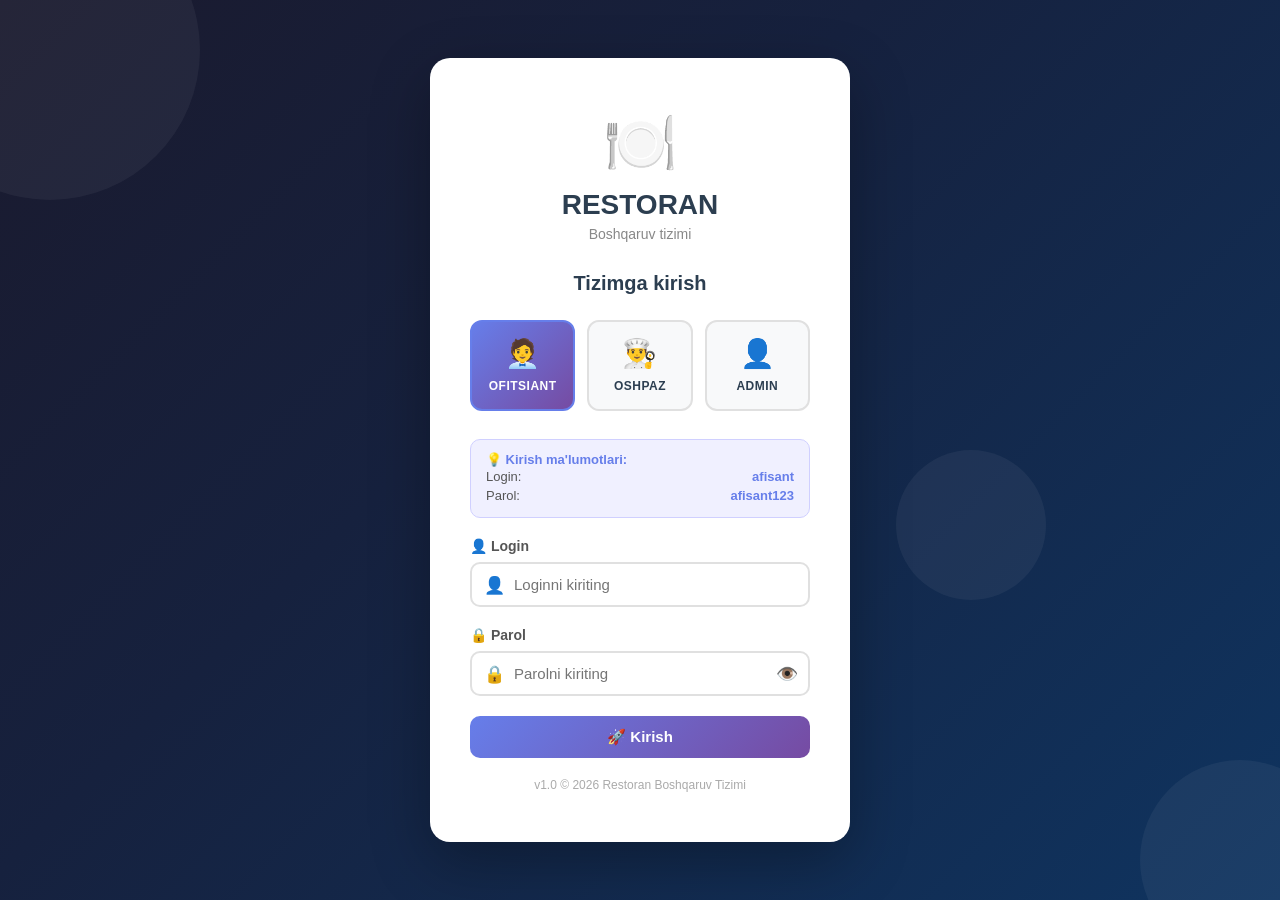
<file: index.html>
<!DOCTYPE html>
<html lang="uz">
<head>
    <meta charset="UTF-8">
    <meta name="viewport" content="width=device-width, initial-scale=1.0">
    <title>Restoran - Kirish</title>
    <link rel="stylesheet" href="style.css">
    <style>
        .login-cards {
            display: grid;
            grid-template-columns: repeat(3, 1fr);
            gap: 12px;
            margin-bottom: 28px;
        }
        .role-card {
            border: 2px solid #e0e0e0;
            border-radius: 12px;
            padding: 15px 10px;
            text-align: center;
            cursor: pointer;
            transition: all 0.3s;
            background: #f8f9fa;
        }
        .role-card:hover {
            border-color: #667eea;
            background: #f0f0ff;
            transform: translateY(-2px);
        }
        .role-card.active {
            border-color: #667eea;
            background: linear-gradient(135deg, #667eea, #764ba2);
            color: white;
        }
        .role-card .role-emoji {
            font-size: 28px;
            display: block;
            margin-bottom: 6px;
        }
        .role-card .role-name {
            font-size: 12px;
            font-weight: 700;
            text-transform: uppercase;
            letter-spacing: 0.5px;
        }
        .demo-hint {
            background: #f0f0ff;
            border: 1px solid #d0d0ff;
            border-radius: 10px;
            padding: 12px 15px;
            margin-bottom: 20px;
            font-size: 13px;
            color: #555;
        }
        .demo-hint strong {
            color: #667eea;
        }
        .demo-hint .hint-row {
            display: flex;
            justify-content: space-between;
            padding: 2px 0;
        }
        .version-tag {
            text-align: center;
            margin-top: 20px;
            font-size: 12px;
            color: #aaa;
        }
        .input-icon-wrap {
            position: relative;
        }
        .input-icon-wrap .field-icon {
            position: absolute;
            left: 14px;
            top: 50%;
            transform: translateY(-50%);
            font-size: 17px;
            pointer-events: none;
        }
        .input-icon-wrap input {
            padding-left: 42px;
        }
        .show-pass-btn {
            position: absolute;
            right: 12px;
            top: 50%;
            transform: translateY(-50%);
            background: none;
            border: none;
            cursor: pointer;
            font-size: 18px;
            color: #888;
        }
        .login-page-bg {
            background: linear-gradient(135deg, #1a1a2e 0%, #16213e 40%, #0f3460 100%);
        }
        .floating-shapes {
            position: fixed;
            top: 0; left: 0;
            width: 100%; height: 100%;
            pointer-events: none;
            overflow: hidden;
            z-index: 0;
        }
        .shape {
            position: absolute;
            border-radius: 50%;
            opacity: 0.05;
            background: white;
            animation: float 8s ease-in-out infinite;
        }
        .shape:nth-child(1) { width: 300px; height: 300px; top: -100px; left: -100px; animation-delay: 0s; }
        .shape:nth-child(2) { width: 200px; height: 200px; bottom: -60px; right: -60px; animation-delay: 2s; }
        .shape:nth-child(3) { width: 150px; height: 150px; top: 50%; left: 70%; animation-delay: 4s; }
        @keyframes float {
            0%, 100% { transform: translateY(0) rotate(0deg); }
            50% { transform: translateY(-20px) rotate(10deg); }
        }
        .login-container {
            position: relative;
            z-index: 1;
        }
    </style>
</head>
<body class="login-page login-page-bg">
    <div class="floating-shapes">
        <div class="shape"></div>
        <div class="shape"></div>
        <div class="shape"></div>
    </div>

    <div class="login-container">
        <div class="login-logo">
            <span class="logo-icon">🍽️</span>
            <h1>RESTORAN</h1>
            <p>Boshqaruv tizimi</p>
        </div>

        <div class="login-form">
            <h2>Tizimga kirish</h2>

            <!-- Rol tanlash -->
            <div class="login-cards">
                <div class="role-card active" onclick="selectRole('waiter', this)">
                    <span class="role-emoji">🧑‍💼</span>
                    <span class="role-name">Ofitsiant</span>
                </div>
                <div class="role-card" onclick="selectRole('chef', this)">
                    <span class="role-emoji">👨‍🍳</span>
                    <span class="role-name">Oshpaz</span>
                </div>
                <div class="role-card" onclick="selectRole('admin', this)">
                    <span class="role-emoji">👤</span>
                    <span class="role-name">Admin</span>
                </div>
            </div>

            <!-- Demo ma'lumotlar -->
            <div class="demo-hint" id="demoHint">
                <strong>💡 Kirish ma'lumotlari:</strong>
                <div class="hint-row"><span>Login:</span> <strong id="hintUser">afisant</strong></div>
                <div class="hint-row"><span>Parol:</span> <strong id="hintPass">afisant123</strong></div>
            </div>

            <!-- Xato xabari -->
            <div class="error-msg" id="errorMsg">
                ❌ Login yoki parol noto'g'ri!
            </div>

            <!-- Login form -->
            <div class="form-group">
                <label>👤 Login</label>
                <div class="input-icon-wrap">
                    <span class="field-icon">👤</span>
                    <input type="text" id="username" placeholder="Loginni kiriting" autocomplete="off">
                </div>
            </div>
            <div class="form-group">
                <label>🔒 Parol</label>
                <div class="input-icon-wrap">
                    <span class="field-icon">🔒</span>
                    <input type="password" id="password" placeholder="Parolni kiriting" id="passInput">
                    <button class="show-pass-btn" onclick="togglePass()" type="button" title="Ko'rsatish">👁️</button>
                </div>
            </div>

            <button class="btn btn-primary" onclick="doLogin()" id="loginBtn">
                🚀 Kirish
            </button>
        </div>

        <div class="version-tag">v1.0 © 2026 Restoran Boshqaruv Tizimi</div>
    </div>

    <script src="data.js"></script>
    <script>
        let selectedRole = 'waiter';

        const roleHints = {
            waiter: { user: 'afisant', pass: 'afisant123' },
            chef:   { user: 'oshpaz',  pass: 'oshpaz123'  },
            admin:  { user: 'admin',   pass: 'admin123'   }
        };

        // Agar allaqachon login qilingan bo'lsa, redirect
        window.onload = function() {
            const user = getCurrentUser();
            if (user) redirectUser(user.role);

            // Enter tugmasi
            document.getElementById('password').addEventListener('keydown', function(e) {
                if (e.key === 'Enter') doLogin();
            });
            document.getElementById('username').addEventListener('keydown', function(e) {
                if (e.key === 'Enter') doLogin();
            });
        };

        function selectRole(role, el) {
            selectedRole = role;
            document.querySelectorAll('.role-card').forEach(c => c.classList.remove('active'));
            el.classList.add('active');

            // Hint yangilash
            document.getElementById('hintUser').textContent = roleHints[role].user;
            document.getElementById('hintPass').textContent = roleHints[role].pass;

            // Inputlarni to'ldirish
            document.getElementById('username').value = '';
            document.getElementById('password').value = '';
            document.getElementById('errorMsg').classList.remove('show');
        }

        function togglePass() {
            const inp = document.getElementById('password');
            inp.type = inp.type === 'password' ? 'text' : 'password';
        }

        function doLogin() {
            const username = document.getElementById('username').value.trim();
            const password = document.getElementById('password').value.trim();
            const errorMsg = document.getElementById('errorMsg');
            const btn = document.getElementById('loginBtn');

            if (!username || !password) {
                errorMsg.textContent = '⚠️ Login va parolni to\'ldiring!';
                errorMsg.classList.add('show');
                return;
            }

            // Foydalanuvchini topish
            let foundUser = null;
            for (const key in USERS) {
                const u = USERS[key];
                if (u.username === username && u.password === password) {
                    foundUser = u;
                    break;
                }
            }

            if (!foundUser) {
                errorMsg.textContent = '❌ Login yoki parol noto\'g\'ri!';
                errorMsg.classList.add('show');
                document.getElementById('password').value = '';
                return;
            }

            // Muvaffaqiyatli kirish
            errorMsg.classList.remove('show');
            btn.textContent = '✅ Kirилmoqda...';
            btn.disabled = true;

            setCurrentUser(foundUser);

            setTimeout(() => {
                redirectUser(foundUser.role);
            }, 600);
        }

        function redirectUser(role) {
            if (role === 'waiter') window.location.href = 'ofitsiant.html';
            else if (role === 'chef') window.location.href = 'oshpaz.html';
            else if (role === 'admin') window.location.href = 'admin.html';
        }
    </script>
</body>
</html>
</file>
<file: style.css>
/* ===== ASOSIY STILLAR ===== */
* {
    margin: 0;
    padding: 0;
    box-sizing: border-box;
}

:root {
    --primary: #e74c3c;
    --primary-dark: #c0392b;
    --secondary: #2c3e50;
    --accent: #f39c12;
    --success: #27ae60;
    --warning: #f39c12;
    --danger: #e74c3c;
    --light: #ecf0f1;
    --white: #ffffff;
    --shadow: 0 4px 20px rgba(0,0,0,0.15);
    --radius: 12px;
}

body {
    font-family: 'Segoe UI', Tahoma, Geneva, Verdana, sans-serif;
    background: #f5f6fa;
    color: #2c3e50;
    min-height: 100vh;
}

/* ===== LOGIN SAHIFASI ===== */
.login-page {
    min-height: 100vh;
    background: linear-gradient(135deg, #667eea 0%, #764ba2 100%);
    display: flex;
    align-items: center;
    justify-content: center;
    padding: 20px;
}

.login-container {
    background: white;
    border-radius: 20px;
    padding: 50px 40px;
    width: 100%;
    max-width: 420px;
    box-shadow: 0 20px 60px rgba(0,0,0,0.3);
}

.login-logo {
    text-align: center;
    margin-bottom: 30px;
}

.login-logo .logo-icon {
    font-size: 60px;
    display: block;
    margin-bottom: 10px;
}

.login-logo h1 {
    font-size: 28px;
    font-weight: 700;
    color: var(--secondary);
}

.login-logo p {
    color: #888;
    font-size: 14px;
    margin-top: 5px;
}

.login-form h2 {
    font-size: 20px;
    margin-bottom: 25px;
    color: var(--secondary);
    text-align: center;
}

.form-group {
    margin-bottom: 20px;
}

.form-group label {
    display: block;
    font-weight: 600;
    margin-bottom: 8px;
    color: #555;
    font-size: 14px;
}

.form-group input, .form-group select, .form-group textarea {
    width: 100%;
    padding: 12px 16px;
    border: 2px solid #e0e0e0;
    border-radius: 10px;
    font-size: 15px;
    transition: border-color 0.3s;
    outline: none;
    font-family: inherit;
}

.form-group input:focus, .form-group select:focus, .form-group textarea:focus {
    border-color: #667eea;
}

.btn {
    display: inline-flex;
    align-items: center;
    justify-content: center;
    gap: 8px;
    padding: 12px 24px;
    border: none;
    border-radius: 10px;
    font-size: 15px;
    font-weight: 600;
    cursor: pointer;
    transition: all 0.3s;
    text-decoration: none;
    font-family: inherit;
}

.btn-primary {
    background: linear-gradient(135deg, #667eea, #764ba2);
    color: white;
    width: 100%;
}

.btn-primary:hover {
    transform: translateY(-2px);
    box-shadow: 0 8px 25px rgba(102,126,234,0.4);
}

.btn-success {
    background: var(--success);
    color: white;
}

.btn-success:hover {
    background: #229954;
    transform: translateY(-2px);
}

.btn-warning {
    background: var(--warning);
    color: white;
}

.btn-warning:hover {
    background: #e67e22;
    transform: translateY(-2px);
}

.btn-danger {
    background: var(--danger);
    color: white;
}

.btn-danger:hover {
    background: var(--primary-dark);
    transform: translateY(-2px);
}

.btn-secondary {
    background: #95a5a6;
    color: white;
}

.btn-secondary:hover {
    background: #7f8c8d;
}

.btn-sm {
    padding: 7px 14px;
    font-size: 13px;
}

.error-msg {
    background: #ffe0e0;
    color: #c0392b;
    padding: 10px 15px;
    border-radius: 8px;
    margin-bottom: 15px;
    font-size: 14px;
    display: none;
}

.error-msg.show {
    display: block;
}

/* ===== PANEL LAYOUT ===== */
.panel-layout {
    display: flex;
    min-height: 100vh;
}

/* ===== SIDEBAR ===== */
.sidebar {
    width: 260px;
    background: var(--secondary);
    color: white;
    display: flex;
    flex-direction: column;
    position: fixed;
    top: 0;
    left: 0;
    height: 100vh;
    z-index: 100;
    transition: transform 0.3s;
}

.sidebar-header {
    padding: 25px 20px;
    border-bottom: 1px solid rgba(255,255,255,0.1);
    text-align: center;
}

.sidebar-header .logo {
    font-size: 36px;
    display: block;
    margin-bottom: 8px;
}

.sidebar-header h2 {
    font-size: 18px;
    font-weight: 700;
}

.sidebar-header .role-badge {
    display: inline-block;
    padding: 4px 12px;
    border-radius: 20px;
    font-size: 12px;
    font-weight: 600;
    margin-top: 8px;
}

.role-waiter { background: #3498db; }
.role-chef { background: #e67e22; }
.role-admin { background: #9b59b6; }

.sidebar-nav {
    flex: 1;
    padding: 20px 0;
    overflow-y: auto;
}

.sidebar-nav a {
    display: flex;
    align-items: center;
    gap: 12px;
    padding: 13px 20px;
    color: rgba(255,255,255,0.7);
    text-decoration: none;
    transition: all 0.3s;
    font-size: 15px;
    cursor: pointer;
}

.sidebar-nav a:hover, .sidebar-nav a.active {
    background: rgba(255,255,255,0.1);
    color: white;
    border-left: 4px solid var(--accent);
    padding-left: 16px;
}

.sidebar-nav a .nav-icon {
    font-size: 20px;
    min-width: 24px;
    text-align: center;
}

.sidebar-footer {
    padding: 15px 20px;
    border-top: 1px solid rgba(255,255,255,0.1);
}

.user-info {
    display: flex;
    align-items: center;
    gap: 10px;
    margin-bottom: 12px;
}

.user-avatar {
    width: 40px;
    height: 40px;
    border-radius: 50%;
    display: flex;
    align-items: center;
    justify-content: center;
    font-size: 20px;
    background: rgba(255,255,255,0.15);
}

.user-details .name {
    font-weight: 600;
    font-size: 14px;
}

.user-details .role {
    font-size: 12px;
    color: rgba(255,255,255,0.6);
}

.btn-logout {
    width: 100%;
    padding: 10px;
    background: rgba(255,255,255,0.1);
    color: white;
    border: 1px solid rgba(255,255,255,0.2);
    border-radius: 8px;
    cursor: pointer;
    font-size: 14px;
    font-family: inherit;
    transition: background 0.3s;
}

.btn-logout:hover {
    background: rgba(231,76,60,0.5);
}

/* ===== MAIN CONTENT ===== */
.main-content {
    margin-left: 260px;
    flex: 1;
    display: flex;
    flex-direction: column;
    min-height: 100vh;
}

.top-bar {
    background: white;
    padding: 15px 30px;
    display: flex;
    align-items: center;
    justify-content: space-between;
    box-shadow: 0 2px 10px rgba(0,0,0,0.08);
    position: sticky;
    top: 0;
    z-index: 50;
}

.top-bar h1 {
    font-size: 22px;
    font-weight: 700;
    color: var(--secondary);
}

.top-bar-right {
    display: flex;
    align-items: center;
    gap: 15px;
}

.notification-bell {
    position: relative;
    cursor: pointer;
    font-size: 24px;
}

.notif-count {
    position: absolute;
    top: -5px;
    right: -5px;
    background: var(--danger);
    color: white;
    width: 18px;
    height: 18px;
    border-radius: 50%;
    font-size: 11px;
    font-weight: 700;
    display: flex;
    align-items: center;
    justify-content: center;
}

.page-content {
    padding: 30px;
    flex: 1;
}

/* ===== SAHIFALAR ===== */
.page-section {
    display: none;
}

.page-section.active {
    display: block;
}

/* ===== KARTALAR ===== */
.stats-grid {
    display: grid;
    grid-template-columns: repeat(auto-fit, minmax(200px, 1fr));
    gap: 20px;
    margin-bottom: 30px;
}

.stat-card {
    background: white;
    border-radius: var(--radius);
    padding: 25px;
    box-shadow: var(--shadow);
    display: flex;
    align-items: center;
    gap: 15px;
    transition: transform 0.3s;
}

.stat-card:hover {
    transform: translateY(-4px);
}

.stat-icon {
    width: 60px;
    height: 60px;
    border-radius: 12px;
    display: flex;
    align-items: center;
    justify-content: center;
    font-size: 28px;
}

.stat-icon.blue { background: #ebf5fb; }
.stat-icon.green { background: #eafaf1; }
.stat-icon.orange { background: #fef9e7; }
.stat-icon.purple { background: #f5eef8; }
.stat-icon.red { background: #fdedec; }

.stat-info .value {
    font-size: 28px;
    font-weight: 800;
    color: var(--secondary);
    line-height: 1;
}

.stat-info .label {
    font-size: 13px;
    color: #888;
    margin-top: 4px;
}

/* ===== CARD ===== */
.card {
    background: white;
    border-radius: var(--radius);
    box-shadow: var(--shadow);
    overflow: hidden;
    margin-bottom: 25px;
}

.card-header {
    padding: 18px 25px;
    border-bottom: 1px solid #f0f0f0;
    display: flex;
    align-items: center;
    justify-content: space-between;
}

.card-header h3 {
    font-size: 17px;
    font-weight: 700;
    color: var(--secondary);
}

.card-body {
    padding: 25px;
}

/* ===== MENU GRID ===== */
.menu-grid {
    display: grid;
    grid-template-columns: repeat(auto-fill, minmax(180px, 1fr));
    gap: 15px;
}

.menu-item-card {
    background: #f8f9fa;
    border: 2px solid #e9ecef;
    border-radius: 12px;
    padding: 15px;
    text-align: center;
    cursor: pointer;
    transition: all 0.3s;
    position: relative;
}

.menu-item-card:hover {
    border-color: #667eea;
    background: #f0f0ff;
    transform: translateY(-3px);
}

.menu-item-card.selected {
    border-color: #667eea;
    background: #ededff;
}

.menu-item-card .item-emoji {
    font-size: 40px;
    display: block;
    margin-bottom: 8px;
}

.menu-item-card .item-name {
    font-weight: 700;
    font-size: 14px;
    color: var(--secondary);
    margin-bottom: 4px;
}

.menu-item-card .item-price {
    font-weight: 700;
    color: var(--primary);
    font-size: 15px;
}

.menu-item-card .item-category {
    font-size: 11px;
    color: #888;
    margin-top: 3px;
}

/* ===== ORDER CART ===== */
.order-cart {
    background: white;
    border-radius: var(--radius);
    box-shadow: var(--shadow);
    position: sticky;
    top: 80px;
}

.cart-item {
    display: flex;
    align-items: center;
    justify-content: space-between;
    padding: 12px 0;
    border-bottom: 1px solid #f0f0f0;
}

.cart-item:last-child {
    border-bottom: none;
}

.cart-item-name {
    font-weight: 600;
    font-size: 14px;
}

.cart-item-price {
    color: var(--primary);
    font-weight: 700;
    font-size: 14px;
}

.qty-control {
    display: flex;
    align-items: center;
    gap: 8px;
}

.qty-btn {
    width: 28px;
    height: 28px;
    border: none;
    border-radius: 6px;
    background: #f0f0f0;
    cursor: pointer;
    font-size: 16px;
    font-weight: 700;
    display: flex;
    align-items: center;
    justify-content: center;
    transition: background 0.2s;
}

.qty-btn:hover {
    background: #667eea;
    color: white;
}

.qty-num {
    font-weight: 700;
    min-width: 20px;
    text-align: center;
}

.cart-total {
    display: flex;
    justify-content: space-between;
    padding: 15px 0 5px;
    font-size: 18px;
    font-weight: 800;
    color: var(--secondary);
    border-top: 2px solid #f0f0f0;
    margin-top: 10px;
}

/* ===== BUYURTMALAR ===== */
.orders-list {
    display: flex;
    flex-direction: column;
    gap: 15px;
}

.order-card {
    background: white;
    border-radius: var(--radius);
    box-shadow: var(--shadow);
    overflow: hidden;
    border-left: 5px solid #ccc;
    transition: transform 0.3s;
}

.order-card:hover {
    transform: translateY(-2px);
}

.order-card.status-yangi { border-left-color: #3498db; }
.order-card.status-tayyorlanmoqda { border-left-color: #f39c12; }
.order-card.status-tayyor { border-left-color: #27ae60; }
.order-card.status-berildi { border-left-color: #95a5a6; }

.order-header {
    padding: 15px 20px;
    background: #f8f9fa;
    display: flex;
    align-items: center;
    justify-content: space-between;
    flex-wrap: wrap;
    gap: 10px;
}

.order-id {
    font-weight: 800;
    font-size: 16px;
    color: var(--secondary);
}

.order-table {
    background: #667eea;
    color: white;
    padding: 4px 10px;
    border-radius: 20px;
    font-size: 13px;
    font-weight: 600;
}

.order-time {
    font-size: 12px;
    color: #888;
}

.status-badge {
    padding: 5px 12px;
    border-radius: 20px;
    font-size: 12px;
    font-weight: 700;
    display: inline-block;
}

.status-yangi { background: #ebf5fb; color: #2980b9; }
.status-tayyorlanmoqda { background: #fef9e7; color: #e67e22; }
.status-tayyor { background: #eafaf1; color: #27ae60; }
.status-berildi { background: #f2f3f4; color: #7f8c8d; }

.order-body {
    padding: 15px 20px;
}

.order-items-list {
    list-style: none;
    margin-bottom: 10px;
}

.order-items-list li {
    display: flex;
    justify-content: space-between;
    padding: 5px 0;
    font-size: 14px;
    color: #555;
    border-bottom: 1px dashed #f0f0f0;
}

.order-items-list li:last-child {
    border-bottom: none;
}

.order-footer {
    padding: 12px 20px;
    background: #f8f9fa;
    display: flex;
    align-items: center;
    justify-content: space-between;
    flex-wrap: wrap;
    gap: 10px;
}

.order-total {
    font-weight: 800;
    font-size: 17px;
    color: var(--secondary);
}

.order-note {
    font-size: 13px;
    color: #888;
    font-style: italic;
    padding: 8px 0;
}

/* ===== NOTIFICATION ===== */
.notification-panel {
    position: fixed;
    top: 0;
    right: -400px;
    width: 380px;
    height: 100vh;
    background: white;
    box-shadow: -5px 0 30px rgba(0,0,0,0.15);
    z-index: 200;
    transition: right 0.3s;
    display: flex;
    flex-direction: column;
}

.notification-panel.open {
    right: 0;
}

.notif-panel-header {
    padding: 20px;
    border-bottom: 1px solid #f0f0f0;
    display: flex;
    justify-content: space-between;
    align-items: center;
}

.notif-panel-header h3 {
    font-size: 18px;
    font-weight: 700;
}

.notif-close {
    background: none;
    border: none;
    font-size: 24px;
    cursor: pointer;
    color: #888;
}

.notif-list {
    flex: 1;
    overflow-y: auto;
    padding: 15px;
}

.notif-item {
    background: #f8f9fa;
    border-radius: 10px;
    padding: 12px 15px;
    margin-bottom: 10px;
    border-left: 4px solid #667eea;
    transition: background 0.2s;
}

.notif-item.unread {
    background: #f0f0ff;
    border-left-color: var(--primary);
}

.notif-item .notif-title {
    font-weight: 700;
    font-size: 14px;
    margin-bottom: 4px;
}

.notif-item .notif-text {
    font-size: 13px;
    color: #666;
}

.notif-item .notif-time {
    font-size: 11px;
    color: #999;
    margin-top: 5px;
}

/* ===== ADMIN MENU TABLE ===== */
.menu-table {
    width: 100%;
    border-collapse: collapse;
}

.menu-table th, .menu-table td {
    padding: 13px 15px;
    text-align: left;
    border-bottom: 1px solid #f0f0f0;
    font-size: 14px;
}

.menu-table th {
    background: #f8f9fa;
    font-weight: 700;
    color: #555;
    font-size: 13px;
    text-transform: uppercase;
    letter-spacing: 0.5px;
}

.menu-table tr:hover td {
    background: #f8f9fa;
}

.menu-table .food-emoji {
    font-size: 24px;
}

/* ===== MODAL ===== */
.modal-overlay {
    position: fixed;
    top: 0; left: 0;
    width: 100%; height: 100%;
    background: rgba(0,0,0,0.5);
    z-index: 300;
    display: none;
    align-items: center;
    justify-content: center;
    padding: 20px;
}

.modal-overlay.open {
    display: flex;
}

.modal {
    background: white;
    border-radius: 16px;
    width: 100%;
    max-width: 480px;
    max-height: 90vh;
    overflow-y: auto;
    box-shadow: 0 20px 60px rgba(0,0,0,0.3);
}

.modal-header {
    padding: 20px 25px;
    border-bottom: 1px solid #f0f0f0;
    display: flex;
    justify-content: space-between;
    align-items: center;
}

.modal-header h3 {
    font-size: 18px;
    font-weight: 700;
}

.modal-close {
    background: none;
    border: none;
    font-size: 24px;
    cursor: pointer;
    color: #888;
    line-height: 1;
}

.modal-body {
    padding: 25px;
}

.modal-footer {
    padding: 15px 25px;
    border-top: 1px solid #f0f0f0;
    display: flex;
    gap: 10px;
    justify-content: flex-end;
}

/* ===== CHART BARS ===== */
.chart-bar-container {
    display: flex;
    flex-direction: column;
    gap: 12px;
}

.chart-bar-item {
    display: flex;
    align-items: center;
    gap: 12px;
}

.chart-bar-label {
    min-width: 130px;
    font-size: 13px;
    color: #555;
    font-weight: 500;
}

.chart-bar-track {
    flex: 1;
    height: 28px;
    background: #f0f0f0;
    border-radius: 14px;
    overflow: hidden;
}

.chart-bar-fill {
    height: 100%;
    border-radius: 14px;
    display: flex;
    align-items: center;
    padding-left: 10px;
    font-size: 12px;
    font-weight: 700;
    color: white;
    transition: width 1s ease;
    background: linear-gradient(90deg, #667eea, #764ba2);
}

.chart-bar-value {
    min-width: 60px;
    font-size: 13px;
    font-weight: 700;
    color: var(--secondary);
    text-align: right;
}

/* ===== STOL TANLASH ===== */
.table-grid {
    display: grid;
    grid-template-columns: repeat(auto-fill, minmax(80px, 1fr));
    gap: 12px;
}

.table-btn {
    aspect-ratio: 1;
    border: 2px solid #e0e0e0;
    border-radius: 12px;
    background: white;
    cursor: pointer;
    font-size: 13px;
    font-weight: 700;
    color: var(--secondary);
    transition: all 0.3s;
    display: flex;
    flex-direction: column;
    align-items: center;
    justify-content: center;
    gap: 4px;
}

.table-btn .tbl-icon {
    font-size: 22px;
}

.table-btn:hover {
    border-color: #667eea;
    background: #f0f0ff;
}

.table-btn.selected {
    border-color: #667eea;
    background: #667eea;
    color: white;
}

/* ===== RESPONSIVE ===== */
@media (max-width: 900px) {
    .sidebar {
        transform: translateX(-260px);
    }
    .sidebar.open {
        transform: translateX(0);
    }
    .main-content {
        margin-left: 0;
    }
}

/* ===== YASHIRILGAN ===== */
.hidden {
    display: none !important;
}

/* ===== TOAST ===== */
.toast-container {
    position: fixed;
    bottom: 25px;
    right: 25px;
    z-index: 999;
    display: flex;
    flex-direction: column;
    gap: 10px;
}

.toast {
    background: var(--secondary);
    color: white;
    padding: 14px 20px;
    border-radius: 10px;
    font-size: 14px;
    font-weight: 500;
    box-shadow: 0 5px 20px rgba(0,0,0,0.3);
    animation: slideIn 0.3s ease;
    max-width: 320px;
    display: flex;
    align-items: center;
    gap: 10px;
}

.toast.success { background: var(--success); }
.toast.error { background: var(--danger); }
.toast.warning { background: var(--warning); }
.toast.info { background: #3498db; }

@keyframes slideIn {
    from { transform: translateX(100px); opacity: 0; }
    to { transform: translateX(0); opacity: 1; }
}

@keyframes slideOut {
    from { transform: translateX(0); opacity: 1; }
    to { transform: translateX(100px); opacity: 0; }
}

/* ===== KATEGORIYA TABLAR ===== */
.category-tabs {
    display: flex;
    gap: 8px;
    flex-wrap: wrap;
    margin-bottom: 20px;
}

.cat-tab {
    padding: 8px 16px;
    border: 2px solid #e0e0e0;
    border-radius: 20px;
    background: white;
    cursor: pointer;
    font-size: 13px;
    font-weight: 600;
    transition: all 0.3s;
    font-family: inherit;
}

.cat-tab:hover, .cat-tab.active {
    border-color: #667eea;
    background: #667eea;
    color: white;
}

/* ===== TWO COLUMN ===== */
.two-col {
    display: grid;
    grid-template-columns: 1fr 380px;
    gap: 25px;
    align-items: start;
}

@media (max-width: 1100px) {
    .two-col {
        grid-template-columns: 1fr;
    }
}

/* ===== EMPTY STATE ===== */
.empty-state {
    text-align: center;
    padding: 50px 20px;
    color: #aaa;
}

.empty-state .empty-icon {
    font-size: 60px;
    display: block;
    margin-bottom: 15px;
}

.empty-state p {
    font-size: 16px;
}

/* ===== RANG BELGILARI ===== */
.dot {
    width: 10px;
    height: 10px;
    border-radius: 50%;
    display: inline-block;
}
.dot-blue { background: #3498db; }
.dot-orange { background: #f39c12; }
.dot-green { background: #27ae60; }
.dot-gray { background: #95a5a6; }

/* ===== PROGRESS ===== */
.chef-orders-panel {
    display: grid;
    grid-template-columns: repeat(auto-fill, minmax(320px, 1fr));
    gap: 20px;
}

.chef-order-card {
    background: white;
    border-radius: var(--radius);
    box-shadow: var(--shadow);
    overflow: hidden;
    border-top: 5px solid #f39c12;
    transition: transform 0.3s;
}

.chef-order-card:hover {
    transform: translateY(-3px);
}

.chef-order-card.urgent {
    border-top-color: var(--danger);
    animation: pulse 2s infinite;
}

@keyframes pulse {
    0%, 100% { box-shadow: var(--shadow); }
    50% { box-shadow: 0 4px 20px rgba(231,76,60,0.4); }
}

.chef-order-header {
    padding: 15px 18px;
    background: #fef9e7;
    display: flex;
    justify-content: space-between;
    align-items: center;
}

.chef-order-body {
    padding: 18px;
}

.chef-order-footer {
    padding: 12px 18px;
    border-top: 1px solid #f0f0f0;
    display: flex;
    justify-content: space-between;
    align-items: center;
}

.timer {
    font-weight: 700;
    font-size: 14px;
    color: var(--warning);
}

/* ===== RESPONSIVE TWO COL ===== */
.responsive-two-col {
    display: grid;
    grid-template-columns: 1fr 1fr;
    gap: 25px;
}

@media (max-width: 900px) {
    .responsive-two-col {
        grid-template-columns: 1fr;
    }
    #page-sozlamalar > div {
        grid-template-columns: 1fr !important;
    }
}

/* ===== SOZLAMALAR GRID ===== */
#page-sozlamalar > div {
    display: grid;
    grid-template-columns: 1fr 1fr;
    gap: 25px;
}

@media (max-width: 900px) {
    #page-sozlamalar > div {
        grid-template-columns: 1fr;
    }
}
</file>
